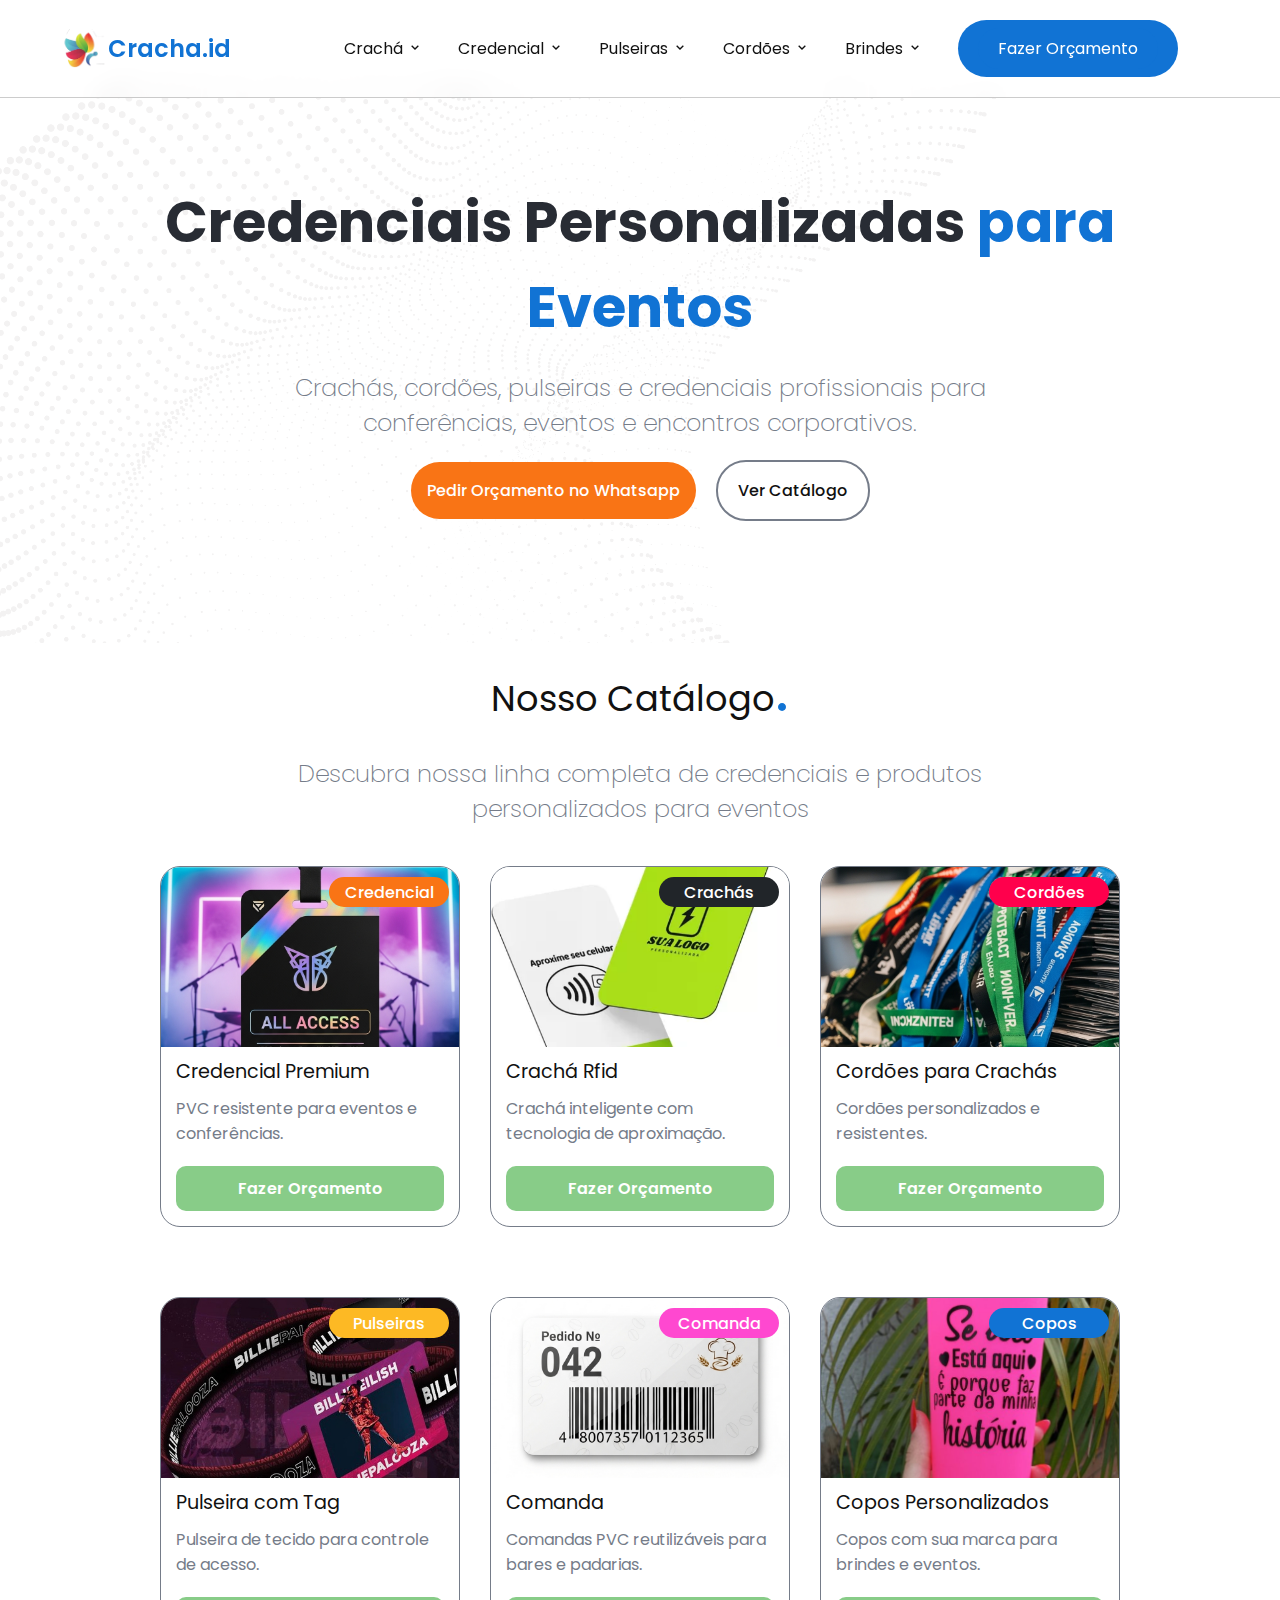
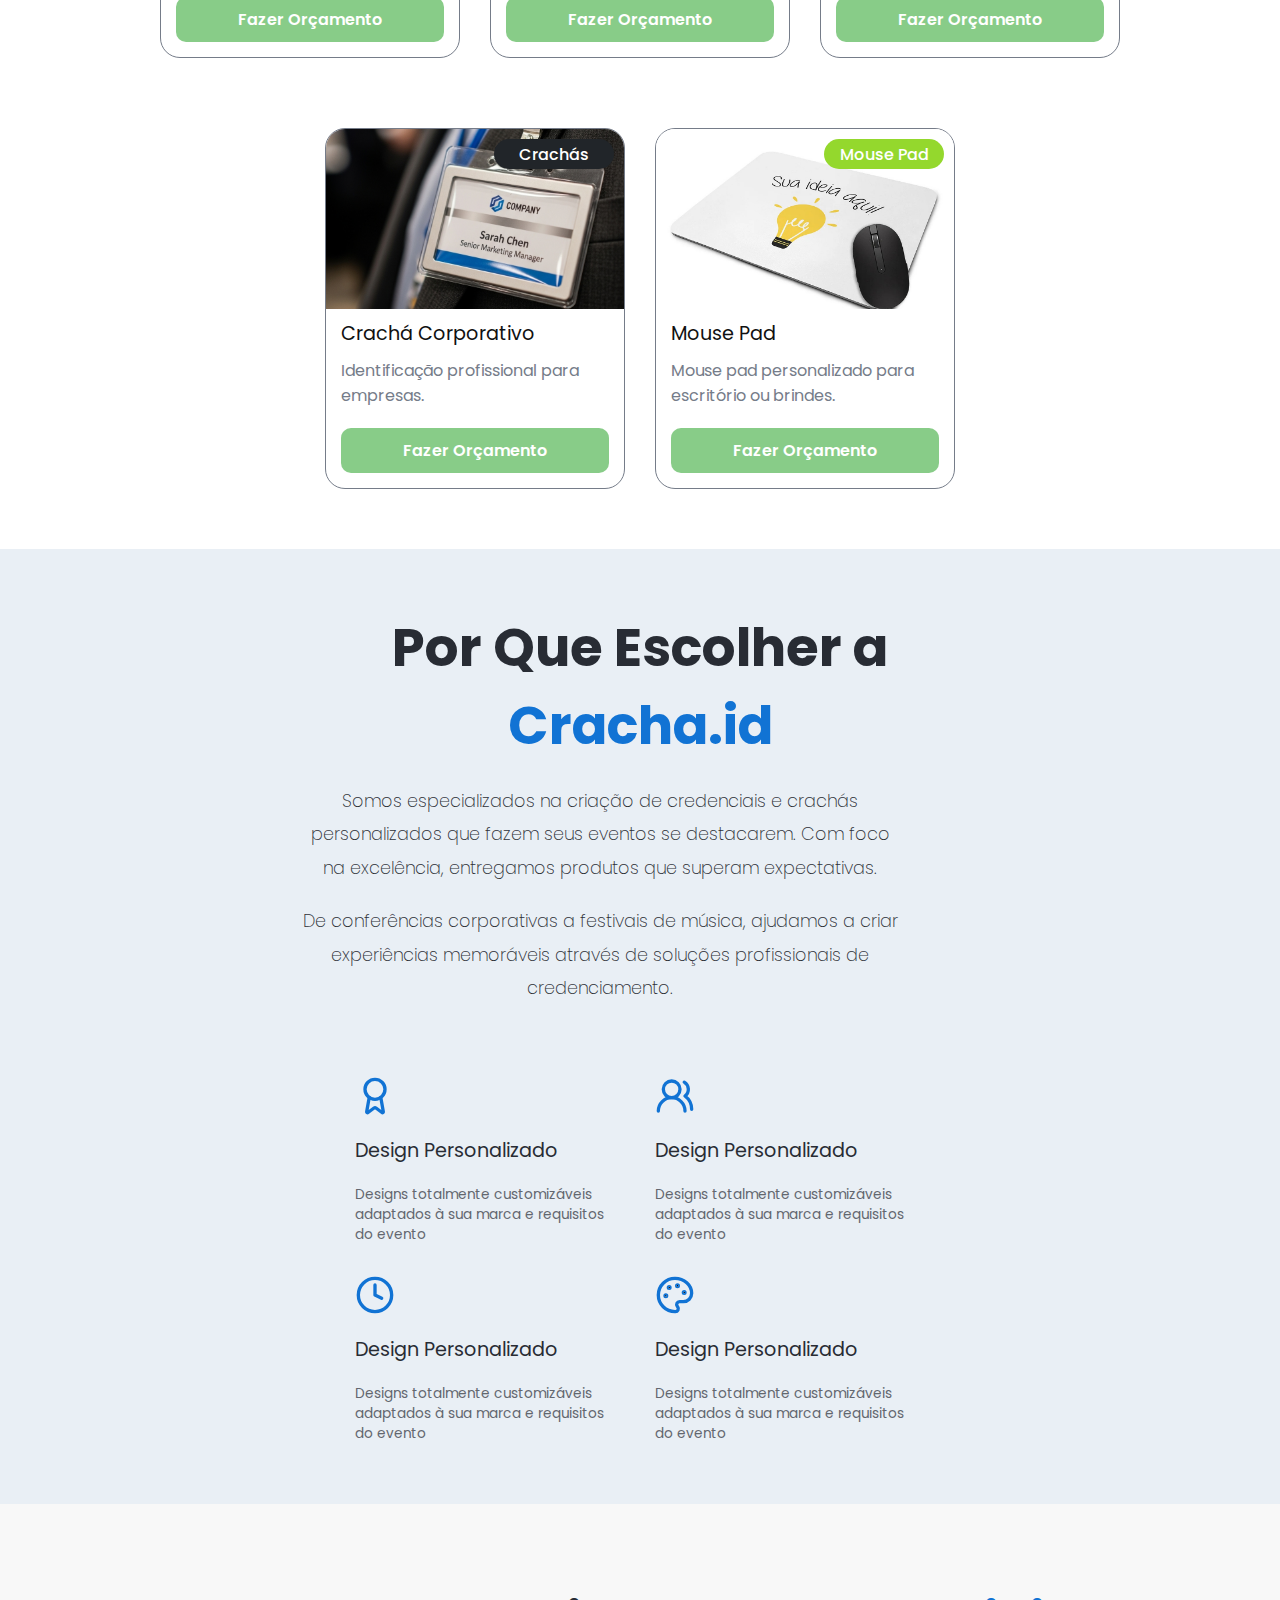
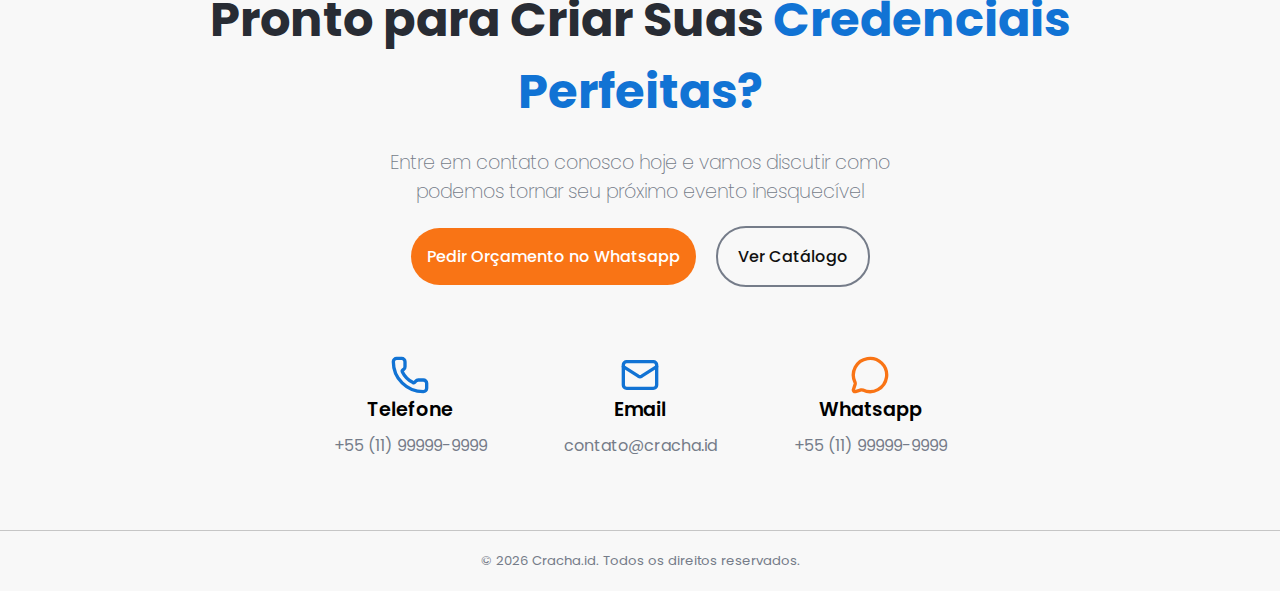
<file: index.html>
<!DOCTYPE html>
<html lang="pt-BR">
  <head>
    <meta charset="UTF-8" />
    <meta http-equiv="X-UA-Compatible" content="IE=edge" />
    <meta name="viewport" content="width=device-width, initial-scale=1.0" />

    <title>Crachá.id | Brindes Personalizados</title>

    <!-- Open Graph (Facebook, WhatsApp, LinkedIn) -->
    <meta property="og:title" content="Crachá.id | Brindes Personalizados" />
    <meta
      property="og:description"
      content="Credenciais, crachás, pulseiras e copos personalizados para eventos corporativos, conferências e festivais."
    />
    <meta
      property="og:image"
      content="https://project-crachaid.vercel.app/images/preview.jpg"
    />
    <meta property="og:image:width" content="1200" />
    <meta property="og:image:height" content="630" />
    <meta property="og:image:type" content="image/jpeg" />
    <meta property="og:url" content="https://project-crachaid.vercel.app" />
    <meta property="og:type" content="website" />
    <meta property="og:locale" content="pt_BR" />

    <!-- Twitter Card -->
    <meta name="twitter:card" content="summary_large_image" />
    <meta name="twitter:title" content="Crachá.id | Brindes Personalizados" />
    <meta
      name="twitter:description"
      content="Credenciais, crachás, pulseiras e copos personalizados para eventos corporativos, conferências e festivais."
    />
    <meta
      name="twitter:image"
      content="https://project-crachaid.vercel.app/images/preview.jpg"
    />

    <!-- Favicon -->
    <link rel="icon" type="image/png" href="images/logo.png" />

    <!-- CSS -->
    <link rel="stylesheet" href="styles/global.css" />
    <link rel="stylesheet" href="styles/header.css" />
    <link rel="stylesheet" href="styles/hero.css" />
    <link rel="stylesheet" href="styles/products.css" />
    <link rel="stylesheet" href="styles/about.css" />
    <link rel="stylesheet" href="styles/footer.css" />
    <link rel="stylesheet" href="styles/store.css" />

    <!-- Ícones Boxicons -->
    <link
      href="https://unpkg.com/boxicons@2.1.4/css/boxicons.min.css"
      rel="stylesheet"
    />
  </head>

  <body>
    <!-- Header carregado via JS -->
    <div id="header"></div>

    <div id="content"></div>
 

    <!-- Footer carregado via JS -->
    <div id="footer"></div>

    <!-- Scripts -->
    <script src="script.js"></script>
    <script src="loadPage.js"></script>
  </body>
</html>
</file>
<file: styles/global.css>
/* https://whatsa.me/5511963352624/?t=Ol%C3%A1,%20Gostaria%20de%20fazer%20um%20Or%C3%A7amento! */
@import url("https://fonts.googleapis.com/css2?family=Poppins:wght@300;400;500;600;700;800;900&display=swap");

* {
  margin: 0;
  padding: 0;
  box-sizing: border-box;
  font-family: "Poppins", sans-serif;
}

a,
ul,
li {
  text-decoration: none;
  list-style: none;
}

/*\\\\\\\\\\\\\\\\\\\\\\\\\\\\\\\\\\\\\\\\\\\\\\\\\\\\\\\\\\ */

/* botao azul */
.btn-1 {
  display: flex;
  align-items: center;
  gap: 10px;
  background: #1173d4;
  padding: 8px 20px;
  border-radius: 30px;
  font-weight: 500;
  transition: 0.3s ease; /* suaviza transformação */
  color: #fff;
  cursor: pointer;
  max-width: max-content;
}

.btn-1:hover {
  transform: scale(1.1);
}

/*\\\\\\\\\\\\\\\\\\\\\\\\\\\\\\\\\\\\\\\\\\\\\\\\\\\\\\\\\\ */
/* botao laranja */
.btn-2 {
  display: flex;
  align-items: center;
  gap: 10px;
  background: rgb(249, 116, 21);
  padding: 16px 16px;
  border-radius: 30px;
  font-weight: 500;
  transition: 0.3s ease; /* suaviza transformação */
  color: #fff;

  /* Media query para telas menores */
  @media (max-width: 550px) {
    width: 300px;

    font-size: 0.856rem; /* reduz tamanho da fonte */
  }
}

.btn-2:hover {
  transform: scale(1.1);
}

/*\\\\\\\\\\\\\\\\\\\\\\\\\\\\\\\\\\\\\\\\\\\\\\\\\\\\\\\\\\ */
/* container */

.container {
  width: 100%;
  max-width: 1400px;
  margin: 0 auto; /* centraliza horizontalmente */
  padding: 20px 40px; /* um respiro nas laterais */
}

.btn-3 {
  display: flex;
  align-items: center;
  gap: 10px;
  background: transparent;
  padding: 16px 20px;
  border-radius: 30px;
  border: 2px solid #757c89;
  font-weight: 500;
  transition: 0.3s ease; /* suaviza transformação */
  color: #111;
}

.btn-3:hover {
  transform: scale(1.1);
}

/*\\\\\\\\\\\\\\\\\\\\\\\\\\\\\\\\\\\\\\\\\\\\\\\\\\\\\\\\\\ */

/*text*/

.text-1 {
  color: #757c89;
  font-size: 1.5rem;
  max-width: 50ch;
  text-align: center;
  font-weight: 200;

  /* Media query para telas menores */
  @media (max-width: 768px) {
    font-size: 1.5rem; /* reduz tamanho da fonte */
  }
  @media (max-width: 480px) {
    font-size: 1.2rem;
  }
}

.text-2 {
  color: #111;
  font-size: 2.2rem;
  text-align: center;

  @media (max-width: 768px) {
    font-size: 2rem;
  }
}

.text-3-grey {
  color: #757c89;
  font-size: 1.5rem;
  max-width: 50ch;
  font-weight: 200;
}

.text-4-black {
  color: #111;
  font-size: 2.2rem;
}

.store-description {
  color: #2e3137;
  font-size: 1.2rem;
  line-height: 2;
  max-width: 50ch;
  font-weight: 200;

  /* Media query para telas menores */
  @media (max-width: 768px) {
    font-size: 1.5rem; /* reduz tamanho da fonte */
  }
  @media (max-width: 480px) {
    font-size: 1.2rem;
  }
}

.mg-bottom {
  margin-bottom: 80px;
}

.dot {
  color: rgb(17, 115, 212);
  font-size: 4rem;
}

/*\\\\\\\\\\\\\\\\\\\\\\\\\\\\\\\\\\\\\\\\\\\\\\\\\\\\\\\\\\ */

/* CARD */

.card {
  position: relative;
  border-radius: 20px;
  border: 1px solid #757c89;
  max-width: 300px;
  overflow: hidden;
  transition: transform 0.3s ease, box-shadow 0.3s ease;
  display: flex;
  flex-direction: column;
  justify-content: space-between;
  margin-bottom: 40px;
  background: rgba(255, 255, 255, 0.8);
}

.card img {
  width: 100%;
  height: 180px; /* altura fixa só da imagem */
  object-fit: cover;
}

.card h2 {
  color: #111;
  font-size: 1.2rem;
  font-weight: 400;
  padding: 10px 15px;
}

.card p {
  color: #757c89;
  font-size: 1rem;
  padding: 0 15px 10px;
  flex-grow: 0; /* desativa crescimento forçado */
}

.btn-card {
  display: block;
  text-align: center;
  margin: 10px 15px 15px;
  padding: 10px 20px;
  border-radius: 10px;
  background: #8c8;
  color: white;
  font-weight: 600;
  text-decoration: none;
  transition: transform 0.3s ease;
}

.btn-card:hover {
  transform: scale(1.05);
}

.card:hover {
  transform: translateY(-8px);
  box-shadow: 0 12px 25px rgba(0, 0, 0, 0.3);
}

/*\\\\\\\\\\\\\\\\\\\\\\\\\\\\\\\\\\\\\\\\\\\\\\\\\\\\\\\\\\ */

/* CARD */

.tag {
  position: absolute;
  display: flex; /* ativa o flexbox */
  align-items: center; /* centraliza verticalmente */
  justify-content: center; /* centraliza horizontalmente */
  width: 120px;
  height: 30px;
  top: 10px;
  right: 10px;
  border-radius: 20px;
  color: #fff; /* deixa o texto visível */
  font-weight: 500;
}

.text-h2 {
  color: #282c34;
  font-size: 3.3rem;
  max-width: 20ch;
  padding: 0;

  /* Media query para telas menores */
  @media (max-width: 1300px) {
    text-align: center;
  }
  @media (max-width: 768px) {
    font-size: 2rem;
  }
}

.text-p {
  color: #2e3137;
  font-size: 1.1rem;
  max-width: 60ch;
  font-weight: 200;
  line-height: 1.9;

  /* Media query para telas menores */
  @media (max-width: 1300px) {
    text-align: center;
  }
}

.bg-color {
  background-color: #e9eff5;
}

.padding-top {
  padding-top: 100px;
}
</file>
<file: styles/header.css>
body {
  min-height: 100vh;
  background: #fff; /* fundo sólido para glassmorphism */
}

/* Header / Navbar */
.header {
  position: fixed;
  top: 0;
  left: 0;
  width: 100%;
  padding: 20px 50px;
  background: rgba(255, 255, 255, 0.1);
  display: flex;
  justify-content: space-between;
  align-items: center;

  /* efeito vidro com compatibilidade total */
  backdrop-filter: blur(10px);
  -webkit-backdrop-filter: blur(10px); /* necessário no Safari */

  border-bottom: 1px solid rgba(0, 0, 0, 0.2);
  z-index: 100;
}

.header-title {
  display: flex;
  padding: 8px;
  justify-content: center;
  align-items: center;
  transition: 0.3s ease;
}
.header-title:hover {
  cursor: pointer;
  transform: scale(1.08);
}

.logo {
  color: #1173d4;
  font-size: 1.5rem;
  text-decoration: none;
  font-weight: 600;
  cursor: default;
  cursor: pointer;
}

.navbar {
  display: flex;
  align-items: center;
  gap: 35px;
}

.navbar a {
  color: #111;
  font-size: 16px;
  text-decoration: none;
  transition: 0.3s;
}

/* Botão verde */
.btn-orcamento {
  background: #1173d4;
  padding: 8px 20px;
  border-radius: 20px;
  margin-left: 35px;
  font-weight: 500;
  transition: 0.3s ease; /* suaviza transformação */
  display: inline-block; /* garante que scale funcione corretamente */
}

.btn-orcamento:hover {
  background: #0783ff;
  transform: scale(1.1); /* aumenta 10% */
}

/* Se você tiver links dentro do botão */
.btn-orcamento a {
  color: #fff;
  transition: 0.3s ease;
}

.btn-orcamento a:hover {
  color: #fff; /* mantém a cor branca ao passar o mouse */
}

/* Dropdown desktop */
.dropdown {
  position: relative;
}

.dropdown-menu {
  position: absolute;
  top: 100%;
  left: 0;
  background-color: #e9e7e7;

  border-radius: 20px;
  backdrop-filter: blur(10px);
  border: 1px solid rgba(255, 255, 255, 0.2);
  display: none;
  min-width: 220px;
  flex-direction: column;
  z-index: 200;
}

.dropdown-menu a {
  display: block;
  padding: 10px 15px;
  margin: 0;
  color: #111;
  text-decoration: none;
}

.dropdown-menu a:hover {
  color: rgb(0, 145, 255);
}

.dropdown:hover .dropdown-menu {
  display: flex;
}

/* Mobile */
#menu-icon {
  font-size: 36px;
  color: #111;
  display: none;
  cursor: pointer;
}

@media (max-width: 1100px) {
  .header {
    display: grid;
    grid-template-columns: 1fr 1fr;
    align-items: center; /* opcional, alinha verticalmente */
    padding: 0px 10px;
  }

  .header > :first-child {
    justify-self: start; /* alinha à esquerda */
  }

  .header > :last-child {
    justify-content: right; /* alinha à direita */
  }
  #menu-icon {
    display: block;
  }

  .menu-icon {
    text-align: right;
  }
  .navbar {
    position: absolute;
    top: 100%;
    left: 0;
    width: 100%;
    display: none;
    flex-direction: column;
    background: rgba(255, 255, 255, 0.1);
    backdrop-filter: blur(10px);
    border-bottom: 2px solid rgba(255, 255, 255, 0.2);
    z-index: 99;
    padding: 1rem 0;
  }

  .navbar.active {
    display: flex;
    background-color: #e9e7e7;
  }

  .navbar a,
  .btn-orcamento {
    display: block;
    margin: 0.5rem 0;
    padding: 0.5rem 1.5rem;
  }

  /* Dropdown mobile (sanfona) */
  .dropdown-menu {
    position: relative;
    display: none;
    border: none;
    background: none;
    padding-left: 1rem;
    background-color: #e9e7e7;
  }

  .dropdown.active .dropdown-menu {
    display: flex;
    flex-direction: column;
    background-color: #e9e7e7;
  }

  /* Ícone de seta rotaciona ao abrir */
  .dropdown.active > a i {
    transform: rotate(180deg);
    transition: 0.3s;
  }
}
</file>
<file: styles/hero.css>
.hero {
  padding-top: 80px;
  position: relative;
}
.hero img {
position: absolute;
z-index: -9;
opacity: 0.05;
object-fit: cover;
max-width: 1000px;
}
.blue {
  color: #1173d4;
}

.container-hero {
  display: flex;
  flex-direction: column;
  gap: 20px;
  align-items: center;
  justify-content: center;
}

.container-hero h1 {
  color: #282c34;
  font-size: 3.5rem;
  max-width: 30ch;
  text-align: center;
  padding-top: 80px;
}

/* Media query para telas menores */
@media (max-width: 768px) {
  .container-hero h1 {
    font-size: 2.5rem; /* reduz tamanho da fonte */
  }
}

.container-btn {
  display: flex;
  flex-wrap: wrap;
  align-items: center;
  justify-content: center;
  gap: 20px;
}
</file>
<file: styles/products.css>
.card-grid {
  display: flex;
  flex-wrap: wrap;
  gap: 30px;
  margin-left: auto;
  margin-right: auto;
  justify-content: center;
  max-width: 2400px;
}

/* --- MOBILE (menor que 768px) --- */
@media (max-width: 768px) {
  /* Faz o .card-grid ignorar o container */
  .products.container {
    padding-left: 0;
    padding-right: 0;
    max-width: 100%;
    overflow-x: hidden; /* evita scroll horizontal global */
  }

  .card-grid {
    display: flex;
    flex-wrap: nowrap; /* impede quebra de linha */
    overflow-x: auto; /* scroll só nos cards */
    -webkit-overflow-scrolling: touch;
    scroll-snap-type: x mandatory; /* scroll suave */
    gap: 20px; /* gap menor para mobile */
    margin: 0; /* remove margens que causam overflow */
    padding: 10px 0 10px 10px; /* respiro interno */
    width: 100vw; /* ocupa toda a largura da tela */
    box-sizing: border-box; /* padding incluso na largura */
    justify-content: flex-start; /* cards começam da esquerda */
  }

  /* Scrollbar personalizada */
  .card-grid::-webkit-scrollbar {
    height: 12px;
  }

  .card-grid::-webkit-scrollbar-track {
    background: rgba(0, 0, 0, 0.05);
    border-radius: 6px;
  }

  .card-grid::-webkit-scrollbar-thumb {
    background: rgba(0, 0, 0, 0.3);
    border-radius: 6px;
    border: 2px solid transparent;
    background-clip: content-box;
  }

  .card {
    flex: 0 0 80%; /* cada card ocupa ~80% da tela */
    max-width: 300px;
    scroll-snap-align: start; /* trava card ao parar o scroll */
  }
}
</file>
<file: styles/about.css>
.container-about {
  width: 100%;
  max-width: 1400px;
  margin: 0 auto; /* centraliza horizontalmente */
  padding: 60px 40px; /* um respiro nas laterais */
}

.container-flex {
  display: flex;
  flex-wrap: wrap;
  gap: 30px;

  /* Media query para telas menores */
  @media (max-width: 1300px) {
    justify-content: center;
    align-items: center;
  }
}

.container-text {
  display: grid;
  gap: 20px;
  margin-bottom: 40px;
}

.services-baloon {
  display: grid;
  gap: 20px;
  cursor: pointer;
  transition: 0.3s ease;
}
.services-baloon:hover {
  transform: translateY(-8px);
}

.services-baloon h4 {
  font-size: 1.2rem;
  font-weight: 400;
  color: #282c34;
}

.services-baloon p {
  font-size: 0.856rem;
  color: #63676f;
  max-width: 30ch;
}

.container-baloons {
  display: grid;
  grid-template-columns: 1fr 1fr;
  gap: 30px;

  /* Media query para telas menores */
  @media (max-width: 768px) {
    grid-template-columns: 1fr;

    justify-content: center;
    align-items: center;
  }
}
</file>
<file: styles/footer.css>
.footer-1 {
  display: block;
  justify-content: center;
  align-items: center;
  padding: 80px 0 0px 0;
  width: 100%;
  background-color: #f8f8f8; /* ajuda a visualizar o footer */
}

.container-footer-1 {
  display: grid;
  justify-items: center;
  text-align: center;
  gap: 20px;
}

.container-footer-1 h2 {
  color: #282c34;
  font-size: 3rem;
  max-width: 30ch;
}

.container-footer-1 p {
  font-size: 1.2rem;
}

.container-btn {
  display: flex;
  gap: 20px;
  justify-content: center;
  flex-wrap: wrap;
}

.container-contacts {
  display: flex;
  flex-wrap: wrap;
  justify-content: center;
  margin-top: 40px;
  margin-bottom: 60px;

  gap: 30px;
}

.card-contacts {
  display: flex;
  flex-direction: column;
  align-items: center;
  text-align: center;
  width: 200px;
  transition: 0.3s ease;
  padding: 8px 0;
}

.card-contacts svg {
  margin-bottom: 10px;
}

.card-contacts p {
  font-weight: 600;
  margin-bottom: 5px;
}

.card-contacts a {
  color: #757c89;
  text-decoration: none;
  padding: 4px 0;
}

.card-contacts:hover {
  cursor: pointer;
  transform: translateY(-8px);
}

/* Footer bottom section */
footer + section {
  border-top: 1px solid rgba(0, 0, 0, 0.2);
  color: #757c89;
  font-size: 0.825rem;
  padding: 20px 0;
  text-align: center;
}

/* Responsividade */
@media (max-width: 768px) {
  .container-contacts {
    flex-direction: column;
    gap: 20px;
  }

  .container-footer-1 h2 {
    font-size: 2rem;
    max-width: max-content;
  }

  .container-footer-1 p {
    font-size: 1rem;
  }
}
</file>
<file: styles/store.css>
/* --- STORE GRID --- */
.store-grid {
  display: grid;
  grid-template-columns: 1fr 1fr;
  align-items: center;
  gap: 40px;
}

/* --- MOSAICO --- */
.image-mosaic {
  display: grid;
  grid-template-columns: 1fr 1fr;
  gap: 6px; /* espaçamento minúsculo entre imagens */
}

.image-mosaic img {
  width: 100%;
  aspect-ratio: 1 / 1; /* mantém quadrado */
  object-fit: cover;
  border-radius: 14px; /* bordas arredondadas */
  transition: transform 0.3s ease, box-shadow 0.3s ease;
}

.image-mosaic img:hover {
  transform: scale(1.05);
  z-index: 2;
  box-shadow: 0 4px 20px rgba(0, 0, 0, 0.2);
}

/* --- FORMULÁRIO AO LADO DIREITO --- */
.store-text {
  display: flex;
  flex-direction: column;
  gap: 12px;
  font-size: 2rem;
}

.store-text h2 {
  font-size: 1.5rem;
  color: #282c34;
  margin-bottom: 10px;
}

.store-tag {
  max-width: max-content;
  font-size: 1.2rem;
  padding: 8px 16px;
  border-radius: 40px;
  color: #fff;
  margin-bottom: 40px;
}

.btn-store {
  display: flex;
  align-items: center;
  gap: 10px;
  background-color: #21c063;
  font-size: 1.5rem;
  padding: 8px 20px;
  border-radius: 30px;
  font-weight: 200;
  transition: 0.3s ease; /* suaviza transformação */
  color: #fff;
  cursor: pointer;
  max-width: max-content;
}

.btn-store:hover {
  transform: scale(1.1);
}

/* --- RESPONSIVIDADE --- */
@media (max-width: 768px) {
  .store-grid {
    grid-template-columns: 1fr;
    gap: 20px;
  }

  .store-text {
    align-items: center;
    text-align: center;
  }

  .store-text input,
  .store-text button {
    width: 100%;
  }

  .store-tag {
    text-align: center;
    display: block;
    margin-left: auto;
    margin-right: auto;
  }
}

/* --- CARROSSEL DE IMAGENS PARA TELAS MENORES --- */
@media (max-width: 900px) {
  .image-mosaic {
    display: flex; /* transforma em carrossel */
    flex-wrap: nowrap; /* uma linha só */
    overflow-x: auto; /* scroll horizontal */
    -webkit-overflow-scrolling: touch; /* smooth no Safari */
    gap: 16px;
    padding: 10px 0;
    width: 100vw; /* estoura container */
    margin-left: calc(
      -50vw + 50%
    ); /* centraliza horizontalmente fora do container */
    scroll-snap-type: x mandatory; /* trava cada imagem */
    box-sizing: border-box;
  }

  .image-mosaic img {
    flex: 0 0 auto; /* mantém tamanho fixo no scroll */
    width: auto; /* largura proporcional ao height */
    height: 400px; /* altura maior para mobile */
    aspect-ratio: auto; /* permite altura definida */
    scroll-snap-align: start; /* trava ao parar o scroll */
    border-radius: 16px;
  }

  /* Scrollbar personalizada para Safari, Chrome e Android */
  .image-mosaic::-webkit-scrollbar {
    height: 12px;
  }

  .image-mosaic::-webkit-scrollbar-track {
    background: rgba(0, 0, 0, 0.05);
    border-radius: 6px;
  }

  .image-mosaic::-webkit-scrollbar-thumb {
    background-color: #f97415; /* cor desejada */
    border-radius: 6px;
    border: 2px solid transparent;
    background-clip: content-box;
  }
}
</file>
